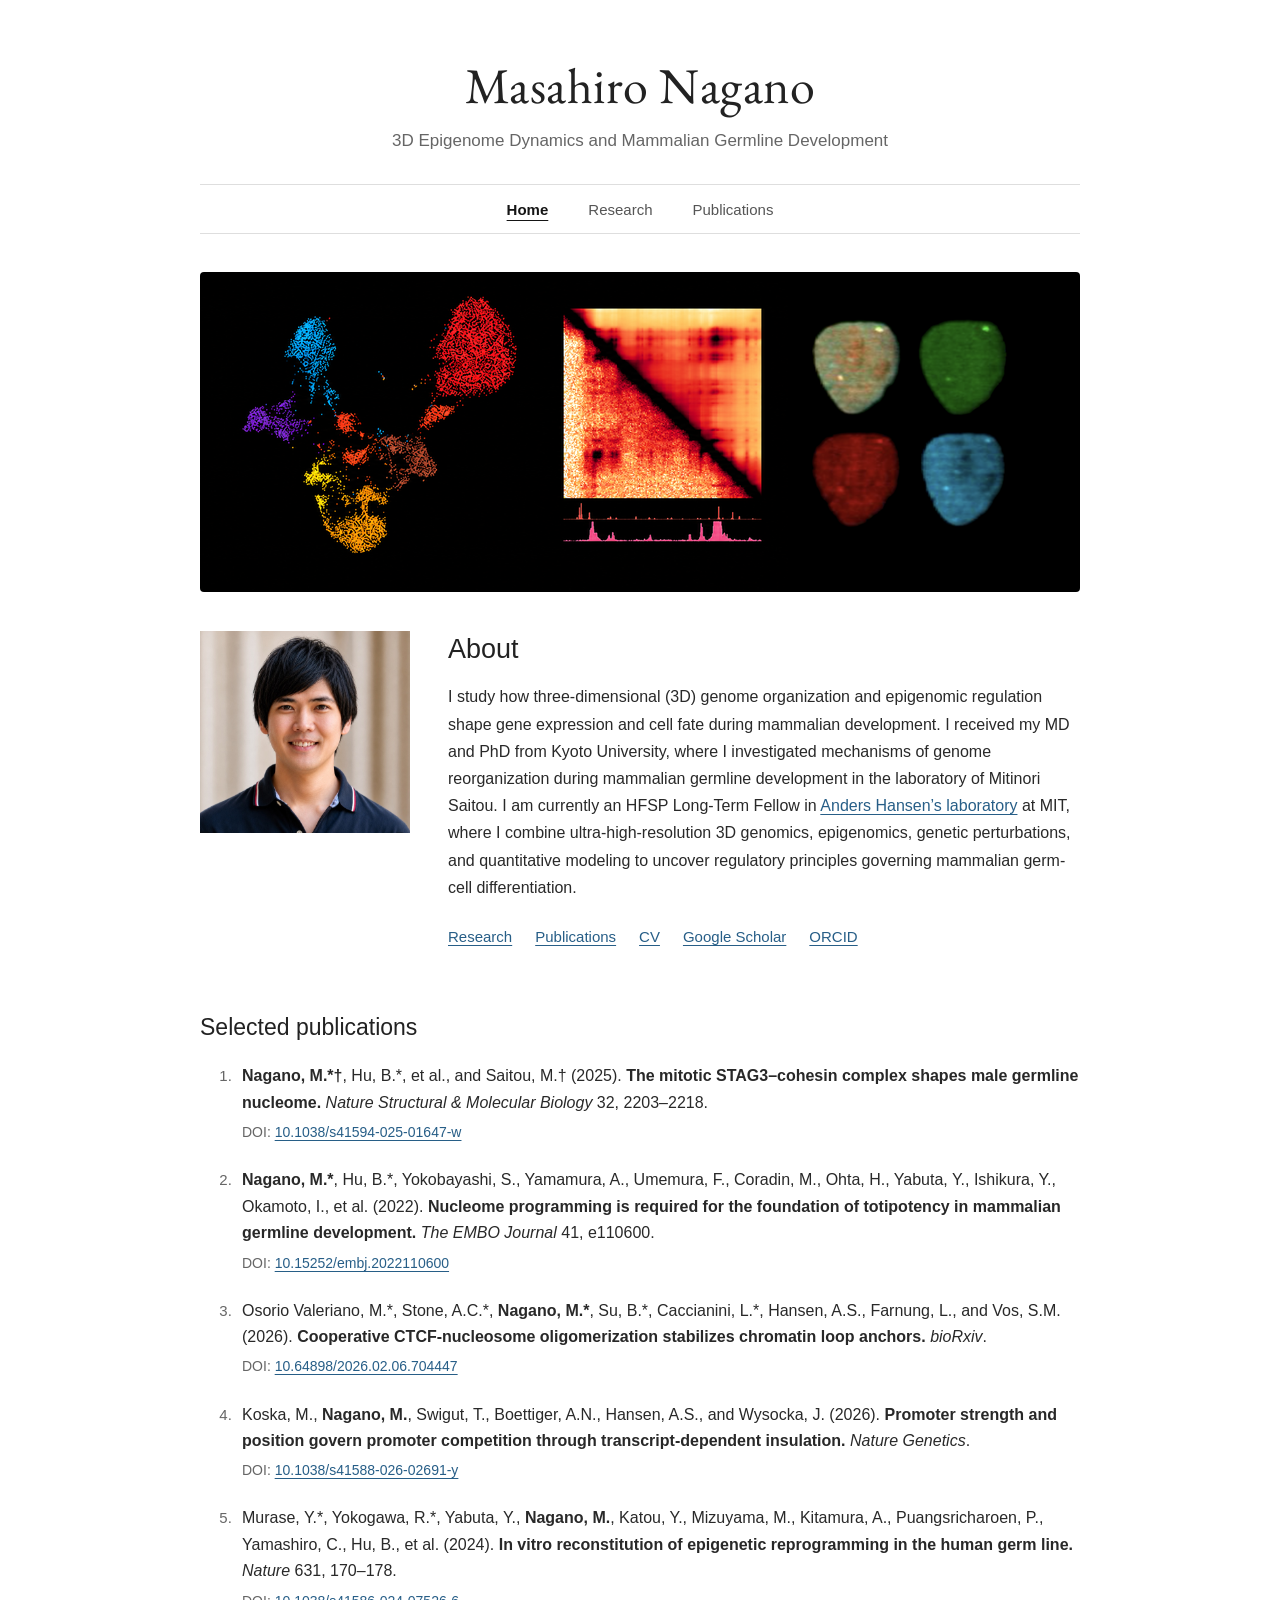
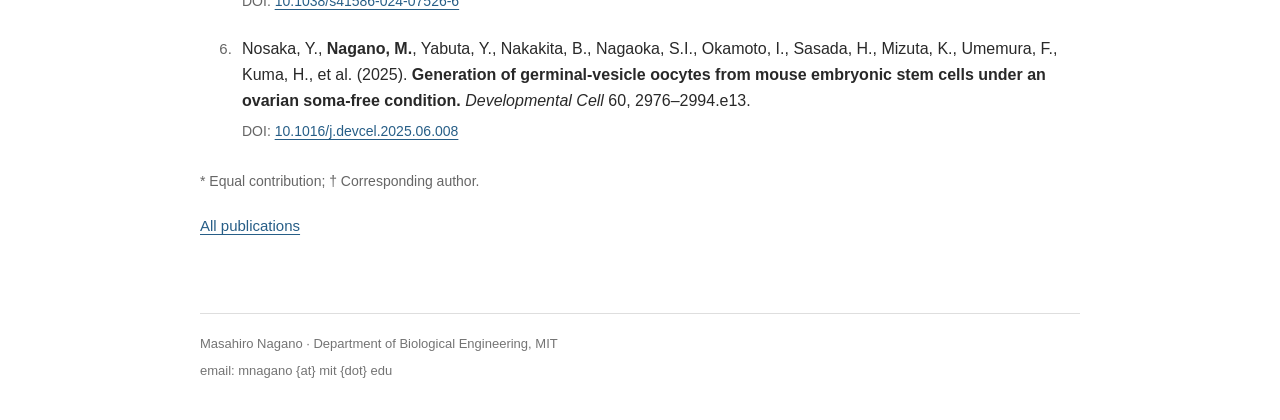
<file: index.html>
<!DOCTYPE html><html lang="en"><head><meta charset="utf-8"><meta name="viewport" content="width=device-width, initial-scale=1"><meta name="color-scheme" content="light"><meta name="theme-color" content="#ffffff"><meta name="description" content="Masahiro Nagano, MD, PhD, is an HFSP Long-Term Fellow at MIT studying how 3D genome organization and epigenomic regulation shape cell fate in mammals."><link rel="icon" href="/favicon.svg" type="image/svg+xml"><link rel="canonical" href="https://masahiro-nagano.github.io/"><meta property="og:site_name" content="Masahiro Nagano"><meta property="og:title" content="Masahiro Nagano | 3D Epigenome &amp; Germline Development | MIT"><meta property="og:description" content="Masahiro Nagano, MD, PhD, is an HFSP Long-Term Fellow at MIT studying how 3D genome organization and epigenomic regulation shape cell fate in mammals."><meta property="og:type" content="profile"><meta property="og:url" content="https://masahiro-nagano.github.io/"><meta property="og:image" content="https://masahiro-nagano.github.io/images/profile/portrait.jpg"><meta property="og:image:width" content="640"><meta property="og:image:height" content="617"><meta property="og:image:alt" content="Portrait of Masahiro Nagano"><meta name="twitter:card" content="summary"><title>Masahiro Nagano | 3D Epigenome &amp; Germline Development | MIT</title><script type="application/ld+json">{"@context":"https://schema.org","@type":"ProfilePage","@id":"https://masahiro-nagano.github.io/#profilepage","url":"https://masahiro-nagano.github.io/","name":"Masahiro Nagano | 3D Epigenome & Germline Development | MIT","mainEntity":{"@type":"Person","@id":"https://masahiro-nagano.github.io/#person","name":"Masahiro Nagano","honorificSuffix":"MD, PhD","jobTitle":"HFSP Long-Term Fellow","description":"Masahiro Nagano, MD, PhD, is an HFSP Long-Term Fellow at MIT studying how 3D genome organization and epigenomic regulation shape cell fate in mammals.","url":"https://masahiro-nagano.github.io/","image":"https://masahiro-nagano.github.io/images/profile/portrait.jpg","affiliation":{"@type":"CollegeOrUniversity","name":"Massachusetts Institute of Technology"},"alumniOf":{"@type":"CollegeOrUniversity","name":"Kyoto University"},"knowsAbout":["3D genome organization","Epigenomic regulation","Mammalian germline development","Gene regulation"],"sameAs":["https://orcid.org/0000-0003-1228-4015","https://scholar.google.com/citations?user=RbRtvUMAAAAJ"]}}</script><link rel="stylesheet" href="/_astro/publications.3CpLeKH3.css"></head><body><a class="skip-link" href="#main">Skip to content</a><div class="site-container"><header class="site-header"><h1 class="site-title"><a href="/">Masahiro Nagano</a></h1><p class="site-subtitle">3D Epigenome Dynamics and Mammalian Germline Development</p><nav class="site-navigation" aria-label="Primary navigation"><a href="/" aria-current="page">Home</a><a href="/research/">Research</a><a href="/publications/">Publications</a></nav></header><main class="site-main" id="main"><figure class="home-hero"><img src="/images/home/research-hero-1760.webp" srcset="/images/home/research-hero-880.webp 880w, /images/home/research-hero-1320.webp 1320w, /images/home/research-hero-1760.webp 1760w" sizes="(max-width: 360px) calc(100vw - 36px), (max-width: 600px) calc(100vw - 44px), (max-width: 940px) calc(100vw - 60px), 880px" width="1760" height="640" alt="Research images: a single-cell cluster plot, a chromatin contact map with genomic signal tracks, and fluorescence images of nuclei" fetchpriority="high" decoding="async"></figure><section class="page-section about-intro" aria-labelledby="about-title"><figure class="site-figure profile-photo"><img src="/images/profile/portrait.jpg" alt="Portrait of Masahiro Nagano" loading="eager" decoding="async"></figure><div class="about-text"><h2 id="about-title" class="about-title">About</h2><p>I study how three-dimensional (3D) genome organization and epigenomic regulation shape gene expression and cell fate during mammalian development. I received my MD and PhD from Kyoto University, where I investigated mechanisms of genome reorganization during mammalian germline development in the laboratory of Mitinori Saitou. I am currently an HFSP Long-Term Fellow in <a href="https://www.ashansenlab.com/" target="_blank" rel="noopener noreferrer">Anders Hansen’s laboratory</a> at MIT, where I combine ultra-high-resolution 3D genomics, epigenomics, genetic perturbations, and quantitative modeling to uncover regulatory principles governing mammalian germ-cell differentiation.</p><p class="profile-links"><a href="/research/">Research</a><a href="/publications/">Publications</a><a href="https://drive.google.com/file/d/1FTwBmRg3yRI5gbx2hY4kV_fhlmkm4Qey/view?usp=sharing" target="_blank" rel="noopener noreferrer">CV</a><a href="https://scholar.google.com/citations?user=RbRtvUMAAAAJ" target="_blank" rel="noopener noreferrer">Google Scholar</a><a href="https://orcid.org/0000-0003-1228-4015" target="_blank" rel="noopener noreferrer">ORCID</a></p></div></section><section class="page-section" aria-labelledby="publications-title"><h2 id="publications-title">Selected publications</h2><ol class="publication-list"><li class="publication-entry"><p class="citation"><span class="publication-authors"><strong>Nagano, M.*†</strong>, Hu, B.*, et al., and Saitou, M.†</span><span> (2025). </span><a class="publication-title" href="https://doi.org/10.1038/s41594-025-01647-w" target="_blank" rel="noopener noreferrer">The mitotic STAG3–cohesin complex shapes male germline nucleome.</a><span> </span><span class="publication-venue">Nature Structural &amp; Molecular Biology</span><span> 32, 2203–2218</span>.</p><p class="publication-details">DOI: <a class="publication-link" href="https://doi.org/10.1038/s41594-025-01647-w" target="_blank" rel="noopener noreferrer">10.1038/s41594-025-01647-w</a></p></li><li class="publication-entry"><p class="citation"><span class="publication-authors"><strong>Nagano, M.*</strong>, Hu, B.*, Yokobayashi, S., Yamamura, A., Umemura, F., Coradin, M., Ohta, H., Yabuta, Y., Ishikura, Y., Okamoto, I., et al.</span><span> (2022). </span><a class="publication-title" href="https://doi.org/10.15252/embj.2022110600" target="_blank" rel="noopener noreferrer">Nucleome programming is required for the foundation of totipotency in mammalian germline development.</a><span> </span><span class="publication-venue">The EMBO Journal</span><span> 41, e110600</span>.</p><p class="publication-details">DOI: <a class="publication-link" href="https://doi.org/10.15252/embj.2022110600" target="_blank" rel="noopener noreferrer">10.15252/embj.2022110600</a></p></li><li class="publication-entry"><p class="citation"><span class="publication-authors">Osorio Valeriano, M.*, Stone, A.C.*, <strong>Nagano, M.*</strong>, Su, B.*, Caccianini, L.*, Hansen, A.S., Farnung, L., and Vos, S.M.</span><span> (2026). </span><a class="publication-title" href="https://doi.org/10.64898/2026.02.06.704447" target="_blank" rel="noopener noreferrer">Cooperative CTCF-nucleosome oligomerization stabilizes chromatin loop anchors.</a><span> </span><span class="publication-venue">bioRxiv</span>.</p><p class="publication-details">DOI: <a class="publication-link" href="https://doi.org/10.64898/2026.02.06.704447" target="_blank" rel="noopener noreferrer">10.64898/2026.02.06.704447</a></p></li><li class="publication-entry"><p class="citation"><span class="publication-authors">Koska, M., <strong>Nagano, M.</strong>, Swigut, T., Boettiger, A.N., Hansen, A.S., and Wysocka, J.</span><span> (2026). </span><a class="publication-title" href="https://doi.org/10.1038/s41588-026-02691-y" target="_blank" rel="noopener noreferrer">Promoter strength and position govern promoter competition through transcript-dependent insulation.</a><span> </span><span class="publication-venue">Nature Genetics</span>.</p><p class="publication-details">DOI: <a class="publication-link" href="https://doi.org/10.1038/s41588-026-02691-y" target="_blank" rel="noopener noreferrer">10.1038/s41588-026-02691-y</a></p></li><li class="publication-entry"><p class="citation"><span class="publication-authors">Murase, Y.*, Yokogawa, R.*, Yabuta, Y., <strong>Nagano, M.</strong>, Katou, Y., Mizuyama, M., Kitamura, A., Puangsricharoen, P., Yamashiro, C., Hu, B., et al.</span><span> (2024). </span><a class="publication-title" href="https://doi.org/10.1038/s41586-024-07526-6" target="_blank" rel="noopener noreferrer">In vitro reconstitution of epigenetic reprogramming in the human germ line.</a><span> </span><span class="publication-venue">Nature</span><span> 631, 170–178</span>.</p><p class="publication-details">DOI: <a class="publication-link" href="https://doi.org/10.1038/s41586-024-07526-6" target="_blank" rel="noopener noreferrer">10.1038/s41586-024-07526-6</a></p></li><li class="publication-entry"><p class="citation"><span class="publication-authors">Nosaka, Y., <strong>Nagano, M.</strong>, Yabuta, Y., Nakakita, B., Nagaoka, S.I., Okamoto, I., Sasada, H., Mizuta, K., Umemura, F., Kuma, H., et al.</span><span> (2025). </span><a class="publication-title" href="https://doi.org/10.1016/j.devcel.2025.06.008" target="_blank" rel="noopener noreferrer">Generation of germinal-vesicle oocytes from mouse embryonic stem cells under an ovarian soma-free condition.</a><span> </span><span class="publication-venue">Developmental Cell</span><span> 60, 2976–2994.e13</span>.</p><p class="publication-details">DOI: <a class="publication-link" href="https://doi.org/10.1016/j.devcel.2025.06.008" target="_blank" rel="noopener noreferrer">10.1016/j.devcel.2025.06.008</a></p></li></ol><p class="publication-note">* Equal contribution; † Corresponding author.</p><p class="section-link"><a href="/publications/">All publications</a></p></section></main><footer class="site-footer"><p>Masahiro Nagano · Department of Biological Engineering, MIT</p><p>email: mnagano {at} mit {dot} edu</p></footer></div></body></html>
</file>
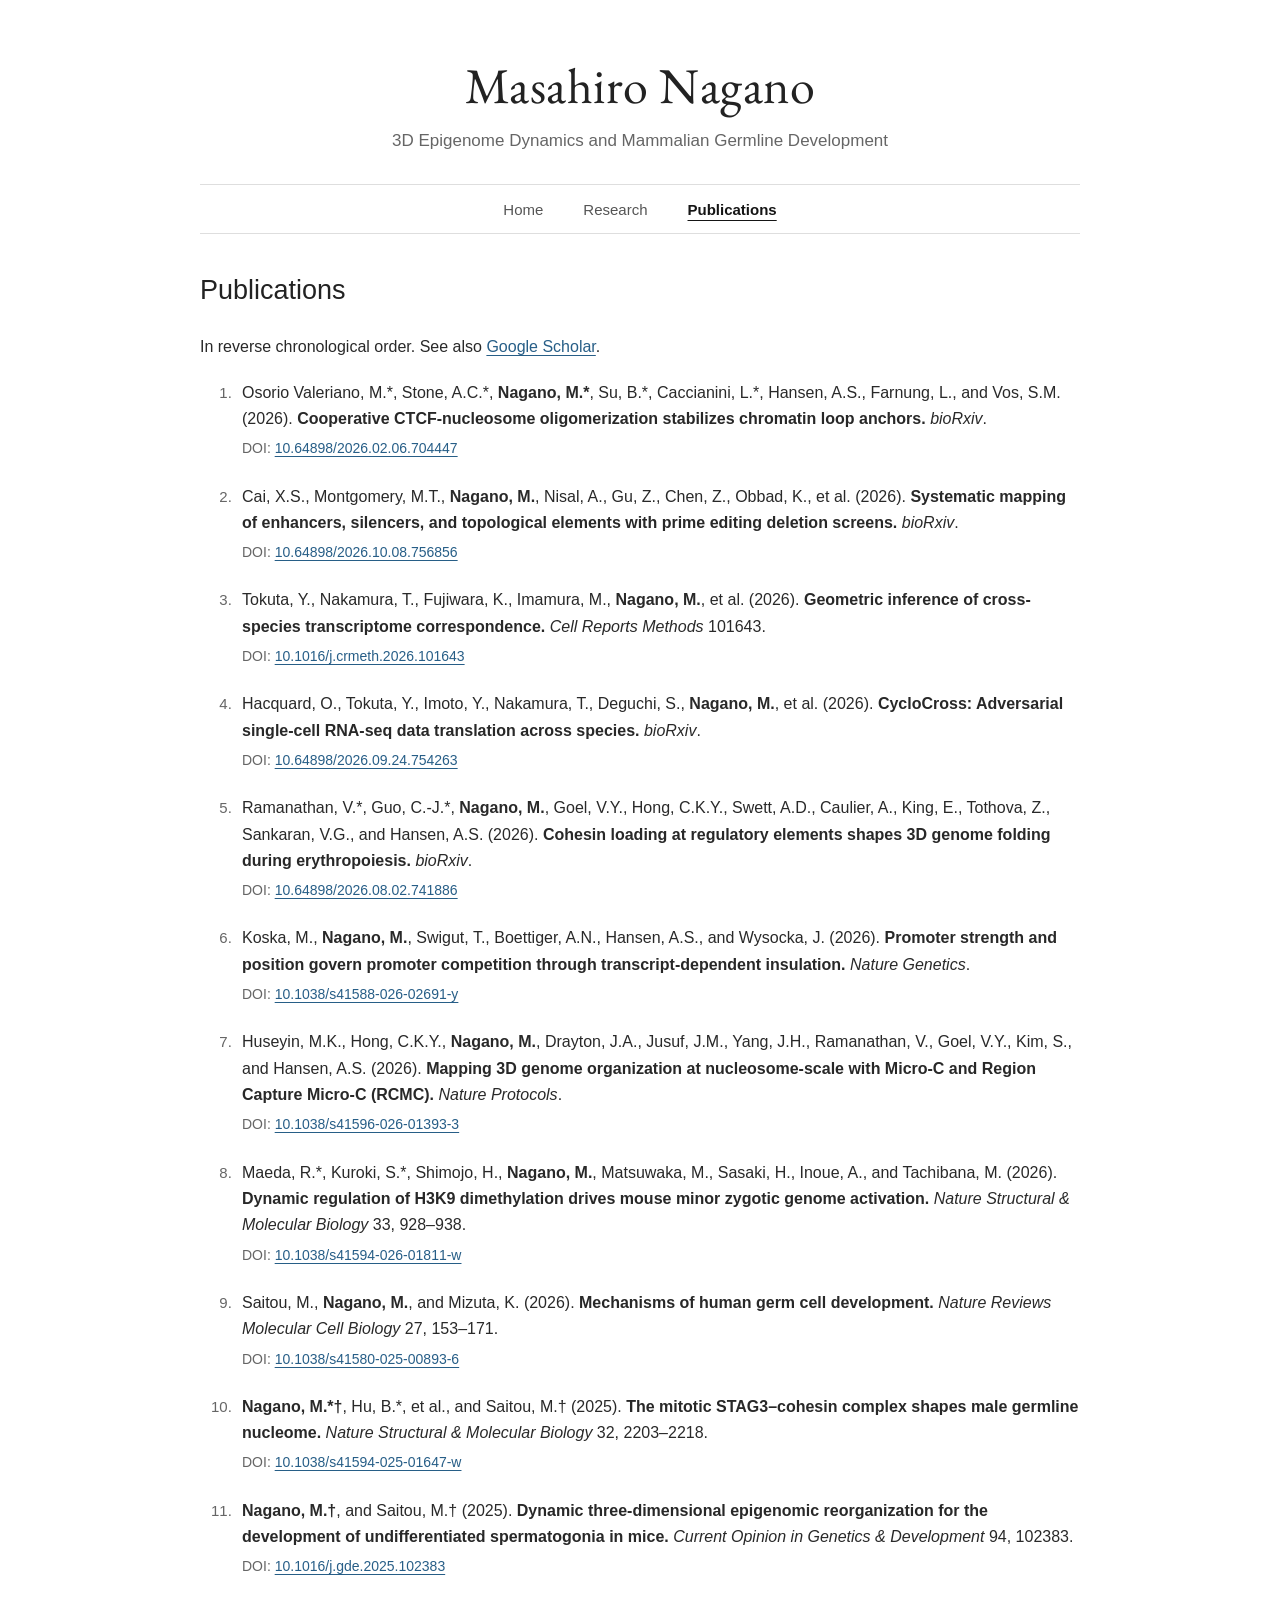
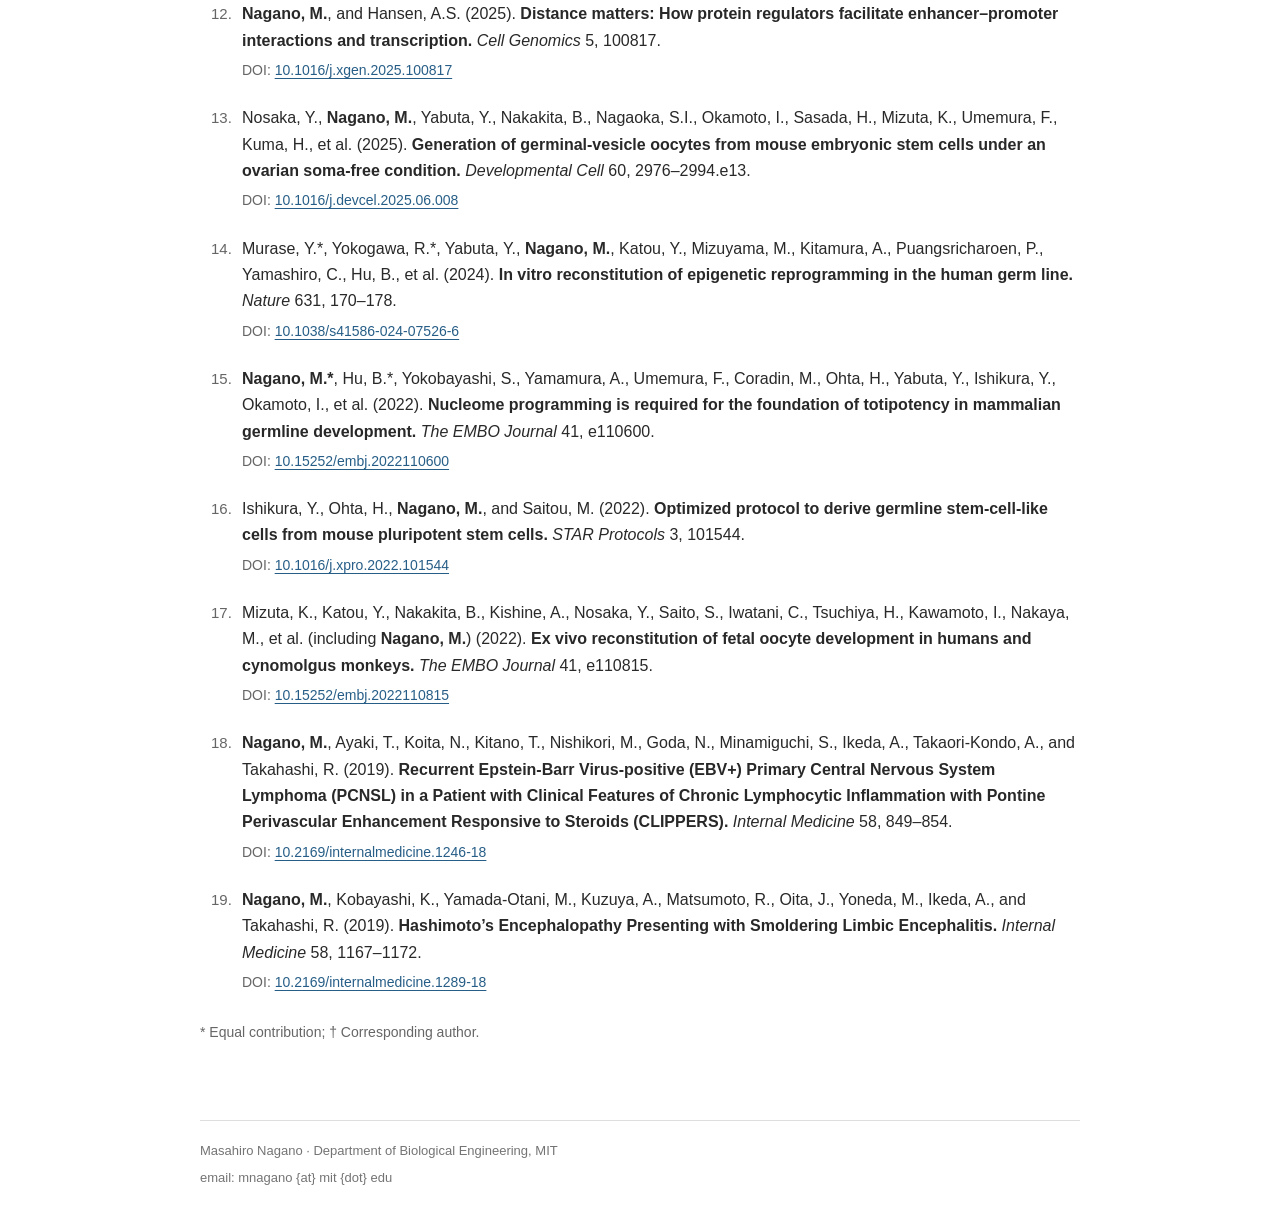
<file: publications/index.html>
<!DOCTYPE html><html lang="en"><head><meta charset="utf-8"><meta name="viewport" content="width=device-width, initial-scale=1"><meta name="color-scheme" content="light"><meta name="theme-color" content="#ffffff"><meta name="description" content="Publications and preprints by Masahiro Nagano (MIT; Kyoto University) on 3D genome organization, germline development, and gene regulation."><link rel="icon" href="/favicon.svg" type="image/svg+xml"><link rel="canonical" href="https://masahiro-nagano.github.io/publications/"><meta property="og:site_name" content="Masahiro Nagano"><meta property="og:title" content="Publications | Masahiro Nagano"><meta property="og:description" content="Publications and preprints by Masahiro Nagano (MIT; Kyoto University) on 3D genome organization, germline development, and gene regulation."><meta property="og:type" content="website"><meta property="og:url" content="https://masahiro-nagano.github.io/publications/"><meta property="og:image" content="https://masahiro-nagano.github.io/images/profile/portrait.jpg"><meta property="og:image:width" content="640"><meta property="og:image:height" content="617"><meta property="og:image:alt" content="Portrait of Masahiro Nagano"><meta name="twitter:card" content="summary"><title>Publications | Masahiro Nagano</title><link rel="stylesheet" href="/_astro/publications.3CpLeKH3.css"></head><body><a class="skip-link" href="#main">Skip to content</a><div class="site-container"><header class="site-header"><p class="site-title"><a href="/">Masahiro Nagano</a></p><p class="site-subtitle">3D Epigenome Dynamics and Mammalian Germline Development</p><nav class="site-navigation" aria-label="Primary navigation"><a href="/">Home</a><a href="/research/">Research</a><a href="/publications/" aria-current="page">Publications</a></nav></header><main class="site-main" id="main"><h1>Publications</h1><p class="intro-copy">In reverse chronological order. See also <a href="https://scholar.google.com/citations?user=RbRtvUMAAAAJ" target="_blank" rel="noopener noreferrer">Google Scholar</a>.</p><ol class="publication-list"><li class="publication-entry"><p class="citation"><span class="publication-authors">Osorio Valeriano, M.*, Stone, A.C.*, <strong>Nagano, M.*</strong>, Su, B.*, Caccianini, L.*, Hansen, A.S., Farnung, L., and Vos, S.M.</span><span> (2026). </span><a class="publication-title" href="https://doi.org/10.64898/2026.02.06.704447" target="_blank" rel="noopener noreferrer">Cooperative CTCF-nucleosome oligomerization stabilizes chromatin loop anchors.</a><span> </span><span class="publication-venue">bioRxiv</span>.</p><p class="publication-details">DOI: <a class="publication-link" href="https://doi.org/10.64898/2026.02.06.704447" target="_blank" rel="noopener noreferrer">10.64898/2026.02.06.704447</a></p></li><li class="publication-entry"><p class="citation"><span class="publication-authors">Cai, X.S., Montgomery, M.T., <strong>Nagano, M.</strong>, Nisal, A., Gu, Z., Chen, Z., Obbad, K., et al.</span><span> (2026). </span><a class="publication-title" href="https://doi.org/10.64898/2026.10.08.756856" target="_blank" rel="noopener noreferrer">Systematic mapping of enhancers, silencers, and topological elements with prime editing deletion screens.</a><span> </span><span class="publication-venue">bioRxiv</span>.</p><p class="publication-details">DOI: <a class="publication-link" href="https://doi.org/10.64898/2026.10.08.756856" target="_blank" rel="noopener noreferrer">10.64898/2026.10.08.756856</a></p></li><li class="publication-entry"><p class="citation"><span class="publication-authors">Tokuta, Y., Nakamura, T., Fujiwara, K., Imamura, M., <strong>Nagano, M.</strong>, et al.</span><span> (2026). </span><a class="publication-title" href="https://doi.org/10.1016/j.crmeth.2026.101643" target="_blank" rel="noopener noreferrer">Geometric inference of cross-species transcriptome correspondence.</a><span> </span><span class="publication-venue">Cell Reports Methods</span><span> 101643</span>.</p><p class="publication-details">DOI: <a class="publication-link" href="https://doi.org/10.1016/j.crmeth.2026.101643" target="_blank" rel="noopener noreferrer">10.1016/j.crmeth.2026.101643</a></p></li><li class="publication-entry"><p class="citation"><span class="publication-authors">Hacquard, O., Tokuta, Y., Imoto, Y., Nakamura, T., Deguchi, S., <strong>Nagano, M.</strong>, et al.</span><span> (2026). </span><a class="publication-title" href="https://doi.org/10.64898/2026.09.24.754263" target="_blank" rel="noopener noreferrer">CycloCross: Adversarial single-cell RNA-seq data translation across species.</a><span> </span><span class="publication-venue">bioRxiv</span>.</p><p class="publication-details">DOI: <a class="publication-link" href="https://doi.org/10.64898/2026.09.24.754263" target="_blank" rel="noopener noreferrer">10.64898/2026.09.24.754263</a></p></li><li class="publication-entry"><p class="citation"><span class="publication-authors">Ramanathan, V.*, Guo, C.-J.*, <strong>Nagano, M.</strong>, Goel, V.Y., Hong, C.K.Y., Swett, A.D., Caulier, A., King, E., Tothova, Z., Sankaran, V.G., and Hansen, A.S.</span><span> (2026). </span><a class="publication-title" href="https://doi.org/10.64898/2026.08.02.741886" target="_blank" rel="noopener noreferrer">Cohesin loading at regulatory elements shapes 3D genome folding during erythropoiesis.</a><span> </span><span class="publication-venue">bioRxiv</span>.</p><p class="publication-details">DOI: <a class="publication-link" href="https://doi.org/10.64898/2026.08.02.741886" target="_blank" rel="noopener noreferrer">10.64898/2026.08.02.741886</a></p></li><li class="publication-entry"><p class="citation"><span class="publication-authors">Koska, M., <strong>Nagano, M.</strong>, Swigut, T., Boettiger, A.N., Hansen, A.S., and Wysocka, J.</span><span> (2026). </span><a class="publication-title" href="https://doi.org/10.1038/s41588-026-02691-y" target="_blank" rel="noopener noreferrer">Promoter strength and position govern promoter competition through transcript-dependent insulation.</a><span> </span><span class="publication-venue">Nature Genetics</span>.</p><p class="publication-details">DOI: <a class="publication-link" href="https://doi.org/10.1038/s41588-026-02691-y" target="_blank" rel="noopener noreferrer">10.1038/s41588-026-02691-y</a></p></li><li class="publication-entry"><p class="citation"><span class="publication-authors">Huseyin, M.K., Hong, C.K.Y., <strong>Nagano, M.</strong>, Drayton, J.A., Jusuf, J.M., Yang, J.H., Ramanathan, V., Goel, V.Y., Kim, S., and Hansen, A.S.</span><span> (2026). </span><a class="publication-title" href="https://doi.org/10.1038/s41596-026-01393-3" target="_blank" rel="noopener noreferrer">Mapping 3D genome organization at nucleosome-scale with Micro-C and Region Capture Micro-C (RCMC).</a><span> </span><span class="publication-venue">Nature Protocols</span>.</p><p class="publication-details">DOI: <a class="publication-link" href="https://doi.org/10.1038/s41596-026-01393-3" target="_blank" rel="noopener noreferrer">10.1038/s41596-026-01393-3</a></p></li><li class="publication-entry"><p class="citation"><span class="publication-authors">Maeda, R.*, Kuroki, S.*, Shimojo, H., <strong>Nagano, M.</strong>, Matsuwaka, M., Sasaki, H., Inoue, A., and Tachibana, M.</span><span> (2026). </span><a class="publication-title" href="https://doi.org/10.1038/s41594-026-01811-w" target="_blank" rel="noopener noreferrer">Dynamic regulation of H3K9 dimethylation drives mouse minor zygotic genome activation.</a><span> </span><span class="publication-venue">Nature Structural &amp; Molecular Biology</span><span> 33, 928–938</span>.</p><p class="publication-details">DOI: <a class="publication-link" href="https://doi.org/10.1038/s41594-026-01811-w" target="_blank" rel="noopener noreferrer">10.1038/s41594-026-01811-w</a></p></li><li class="publication-entry"><p class="citation"><span class="publication-authors">Saitou, M., <strong>Nagano, M.</strong>, and Mizuta, K.</span><span> (2026). </span><a class="publication-title" href="https://doi.org/10.1038/s41580-025-00893-6" target="_blank" rel="noopener noreferrer">Mechanisms of human germ cell development.</a><span> </span><span class="publication-venue">Nature Reviews Molecular Cell Biology</span><span> 27, 153–171</span>.</p><p class="publication-details">DOI: <a class="publication-link" href="https://doi.org/10.1038/s41580-025-00893-6" target="_blank" rel="noopener noreferrer">10.1038/s41580-025-00893-6</a></p></li><li class="publication-entry"><p class="citation"><span class="publication-authors"><strong>Nagano, M.*†</strong>, Hu, B.*, et al., and Saitou, M.†</span><span> (2025). </span><a class="publication-title" href="https://doi.org/10.1038/s41594-025-01647-w" target="_blank" rel="noopener noreferrer">The mitotic STAG3–cohesin complex shapes male germline nucleome.</a><span> </span><span class="publication-venue">Nature Structural &amp; Molecular Biology</span><span> 32, 2203–2218</span>.</p><p class="publication-details">DOI: <a class="publication-link" href="https://doi.org/10.1038/s41594-025-01647-w" target="_blank" rel="noopener noreferrer">10.1038/s41594-025-01647-w</a></p></li><li class="publication-entry"><p class="citation"><span class="publication-authors"><strong>Nagano, M.†</strong>, and Saitou, M.†</span><span> (2025). </span><a class="publication-title" href="https://doi.org/10.1016/j.gde.2025.102383" target="_blank" rel="noopener noreferrer">Dynamic three-dimensional epigenomic reorganization for the development of undifferentiated spermatogonia in mice.</a><span> </span><span class="publication-venue">Current Opinion in Genetics &amp; Development</span><span> 94, 102383</span>.</p><p class="publication-details">DOI: <a class="publication-link" href="https://doi.org/10.1016/j.gde.2025.102383" target="_blank" rel="noopener noreferrer">10.1016/j.gde.2025.102383</a></p></li><li class="publication-entry"><p class="citation"><span class="publication-authors"><strong>Nagano, M.</strong>, and Hansen, A.S.</span><span> (2025). </span><a class="publication-title" href="https://doi.org/10.1016/j.xgen.2025.100817" target="_blank" rel="noopener noreferrer">Distance matters: How protein regulators facilitate enhancer–promoter interactions and transcription.</a><span> </span><span class="publication-venue">Cell Genomics</span><span> 5, 100817</span>.</p><p class="publication-details">DOI: <a class="publication-link" href="https://doi.org/10.1016/j.xgen.2025.100817" target="_blank" rel="noopener noreferrer">10.1016/j.xgen.2025.100817</a></p></li><li class="publication-entry"><p class="citation"><span class="publication-authors">Nosaka, Y., <strong>Nagano, M.</strong>, Yabuta, Y., Nakakita, B., Nagaoka, S.I., Okamoto, I., Sasada, H., Mizuta, K., Umemura, F., Kuma, H., et al.</span><span> (2025). </span><a class="publication-title" href="https://doi.org/10.1016/j.devcel.2025.06.008" target="_blank" rel="noopener noreferrer">Generation of germinal-vesicle oocytes from mouse embryonic stem cells under an ovarian soma-free condition.</a><span> </span><span class="publication-venue">Developmental Cell</span><span> 60, 2976–2994.e13</span>.</p><p class="publication-details">DOI: <a class="publication-link" href="https://doi.org/10.1016/j.devcel.2025.06.008" target="_blank" rel="noopener noreferrer">10.1016/j.devcel.2025.06.008</a></p></li><li class="publication-entry"><p class="citation"><span class="publication-authors">Murase, Y.*, Yokogawa, R.*, Yabuta, Y., <strong>Nagano, M.</strong>, Katou, Y., Mizuyama, M., Kitamura, A., Puangsricharoen, P., Yamashiro, C., Hu, B., et al.</span><span> (2024). </span><a class="publication-title" href="https://doi.org/10.1038/s41586-024-07526-6" target="_blank" rel="noopener noreferrer">In vitro reconstitution of epigenetic reprogramming in the human germ line.</a><span> </span><span class="publication-venue">Nature</span><span> 631, 170–178</span>.</p><p class="publication-details">DOI: <a class="publication-link" href="https://doi.org/10.1038/s41586-024-07526-6" target="_blank" rel="noopener noreferrer">10.1038/s41586-024-07526-6</a></p></li><li class="publication-entry"><p class="citation"><span class="publication-authors"><strong>Nagano, M.*</strong>, Hu, B.*, Yokobayashi, S., Yamamura, A., Umemura, F., Coradin, M., Ohta, H., Yabuta, Y., Ishikura, Y., Okamoto, I., et al.</span><span> (2022). </span><a class="publication-title" href="https://doi.org/10.15252/embj.2022110600" target="_blank" rel="noopener noreferrer">Nucleome programming is required for the foundation of totipotency in mammalian germline development.</a><span> </span><span class="publication-venue">The EMBO Journal</span><span> 41, e110600</span>.</p><p class="publication-details">DOI: <a class="publication-link" href="https://doi.org/10.15252/embj.2022110600" target="_blank" rel="noopener noreferrer">10.15252/embj.2022110600</a></p></li><li class="publication-entry"><p class="citation"><span class="publication-authors">Ishikura, Y., Ohta, H., <strong>Nagano, M.</strong>, and Saitou, M.</span><span> (2022). </span><a class="publication-title" href="https://doi.org/10.1016/j.xpro.2022.101544" target="_blank" rel="noopener noreferrer">Optimized protocol to derive germline stem-cell-like cells from mouse pluripotent stem cells.</a><span> </span><span class="publication-venue">STAR Protocols</span><span> 3, 101544</span>.</p><p class="publication-details">DOI: <a class="publication-link" href="https://doi.org/10.1016/j.xpro.2022.101544" target="_blank" rel="noopener noreferrer">10.1016/j.xpro.2022.101544</a></p></li><li class="publication-entry"><p class="citation"><span class="publication-authors">Mizuta, K., Katou, Y., Nakakita, B., Kishine, A., Nosaka, Y., Saito, S., Iwatani, C., Tsuchiya, H., Kawamoto, I., Nakaya, M., et al. (including <strong>Nagano, M.</strong>)</span><span> (2022). </span><a class="publication-title" href="https://doi.org/10.15252/embj.2022110815" target="_blank" rel="noopener noreferrer">Ex vivo reconstitution of fetal oocyte development in humans and cynomolgus monkeys.</a><span> </span><span class="publication-venue">The EMBO Journal</span><span> 41, e110815</span>.</p><p class="publication-details">DOI: <a class="publication-link" href="https://doi.org/10.15252/embj.2022110815" target="_blank" rel="noopener noreferrer">10.15252/embj.2022110815</a></p></li><li class="publication-entry"><p class="citation"><span class="publication-authors"><strong>Nagano, M.</strong>, Ayaki, T., Koita, N., Kitano, T., Nishikori, M., Goda, N., Minamiguchi, S., Ikeda, A., Takaori-Kondo, A., and Takahashi, R.</span><span> (2019). </span><a class="publication-title" href="https://doi.org/10.2169/internalmedicine.1246-18" target="_blank" rel="noopener noreferrer">Recurrent Epstein-Barr Virus-positive (EBV+) Primary Central Nervous System Lymphoma (PCNSL) in a Patient with Clinical Features of Chronic Lymphocytic Inflammation with Pontine Perivascular Enhancement Responsive to Steroids (CLIPPERS).</a><span> </span><span class="publication-venue">Internal Medicine</span><span> 58, 849–854</span>.</p><p class="publication-details">DOI: <a class="publication-link" href="https://doi.org/10.2169/internalmedicine.1246-18" target="_blank" rel="noopener noreferrer">10.2169/internalmedicine.1246-18</a></p></li><li class="publication-entry"><p class="citation"><span class="publication-authors"><strong>Nagano, M.</strong>, Kobayashi, K., Yamada-Otani, M., Kuzuya, A., Matsumoto, R., Oita, J., Yoneda, M., Ikeda, A., and Takahashi, R.</span><span> (2019). </span><a class="publication-title" href="https://doi.org/10.2169/internalmedicine.1289-18" target="_blank" rel="noopener noreferrer">Hashimoto’s Encephalopathy Presenting with Smoldering Limbic Encephalitis.</a><span> </span><span class="publication-venue">Internal Medicine</span><span> 58, 1167–1172</span>.</p><p class="publication-details">DOI: <a class="publication-link" href="https://doi.org/10.2169/internalmedicine.1289-18" target="_blank" rel="noopener noreferrer">10.2169/internalmedicine.1289-18</a></p></li></ol><p class="publication-note">* Equal contribution; † Corresponding author.</p></main><footer class="site-footer"><p>Masahiro Nagano · Department of Biological Engineering, MIT</p><p>email: mnagano {at} mit {dot} edu</p></footer></div></body></html>
</file>
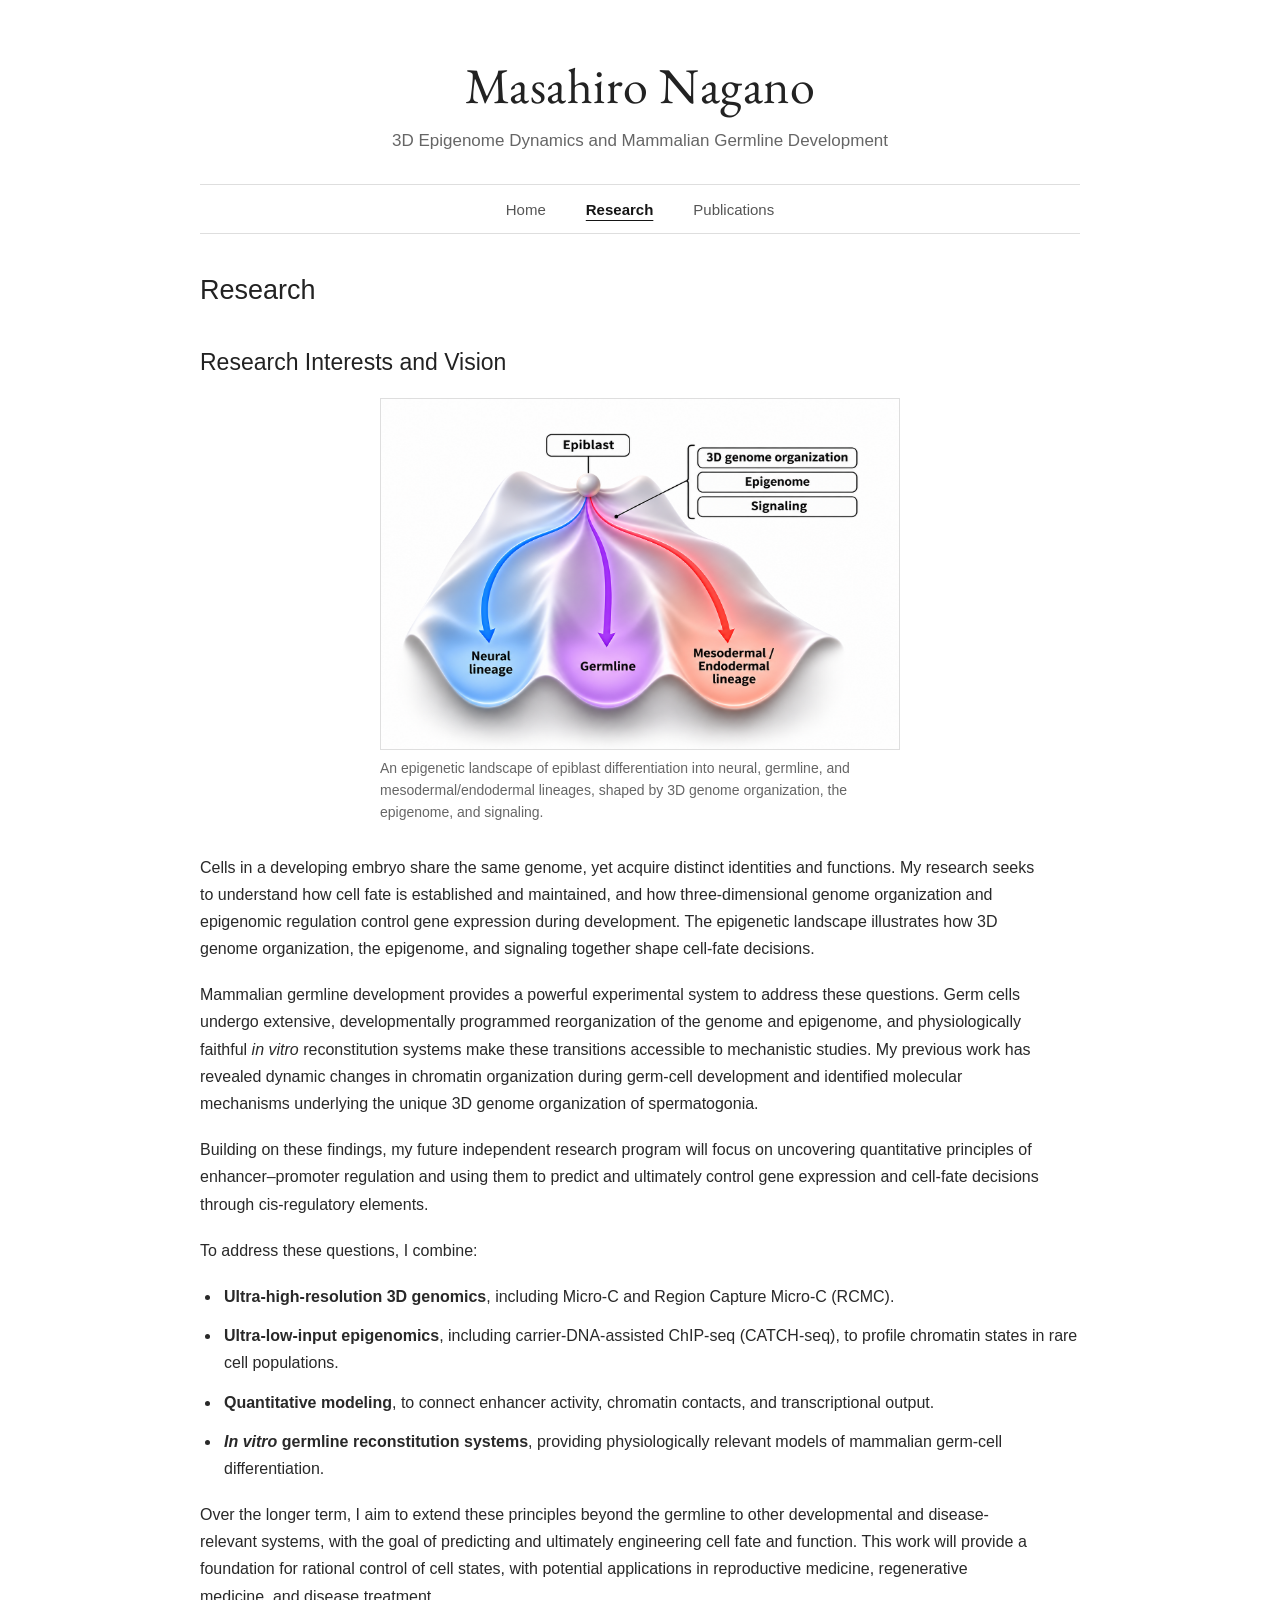
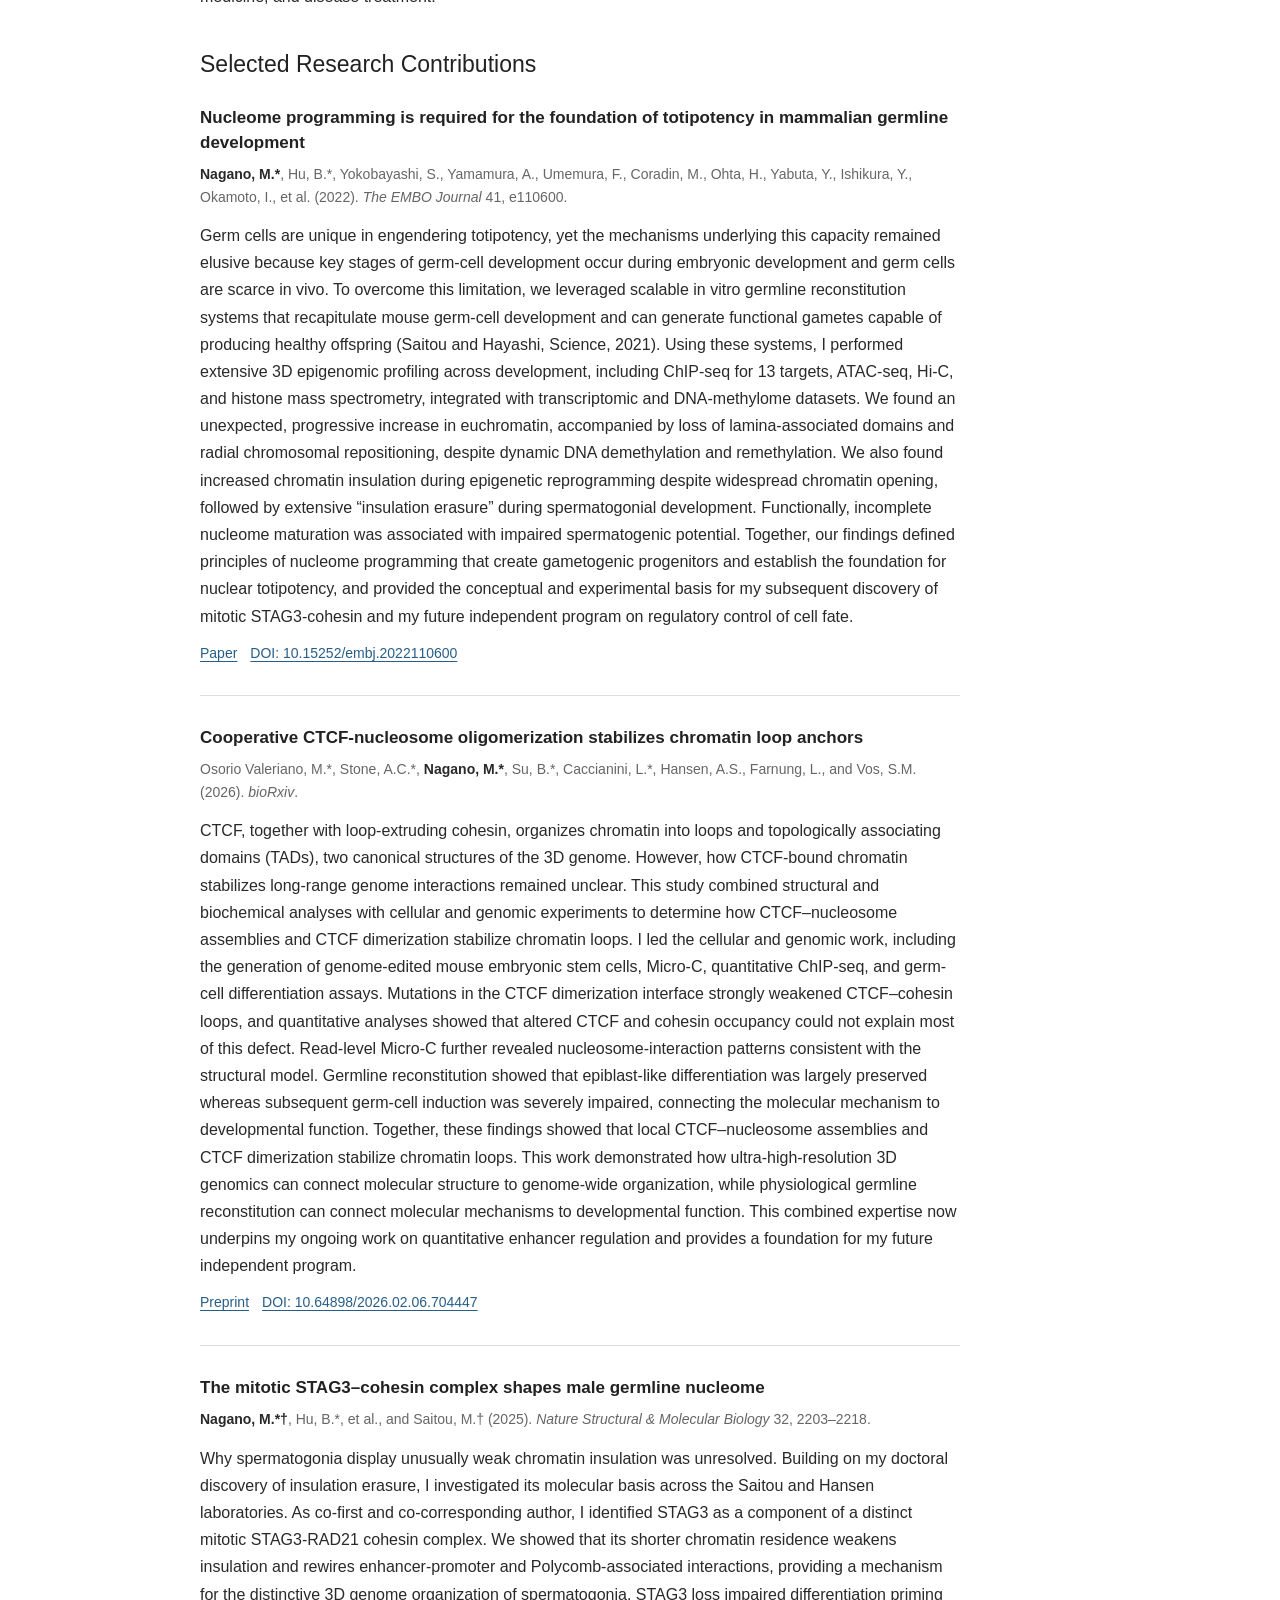
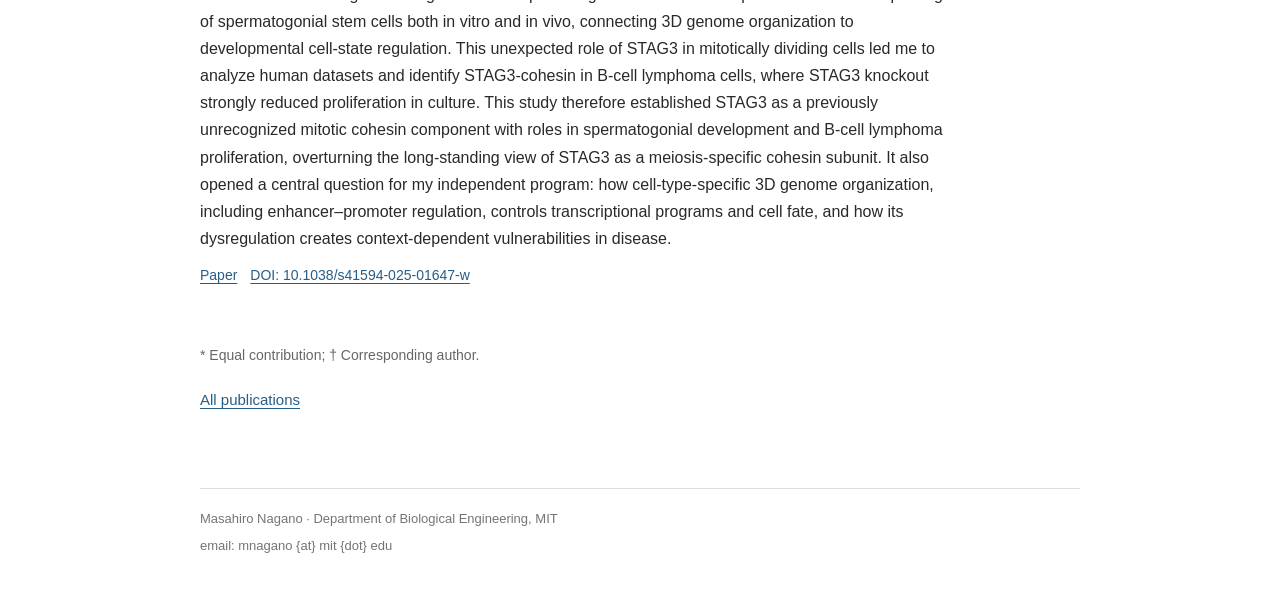
<file: research/index.html>
<!DOCTYPE html><html lang="en"><head><meta charset="utf-8"><meta name="viewport" content="width=device-width, initial-scale=1"><meta name="color-scheme" content="light"><meta name="theme-color" content="#ffffff"><meta name="description" content="Research by Masahiro Nagano on 3D genome organization, enhancer–promoter regulation, and epigenomic control of cell fate in mammalian germline development."><link rel="icon" href="/favicon.svg" type="image/svg+xml"><link rel="canonical" href="https://masahiro-nagano.github.io/research/"><meta property="og:site_name" content="Masahiro Nagano"><meta property="og:title" content="Research: 3D Genome Organization &amp; Cell Fate | Masahiro Nagano"><meta property="og:description" content="Research by Masahiro Nagano on 3D genome organization, enhancer–promoter regulation, and epigenomic control of cell fate in mammalian germline development."><meta property="og:type" content="website"><meta property="og:url" content="https://masahiro-nagano.github.io/research/"><meta property="og:image" content="https://masahiro-nagano.github.io/images/profile/portrait.jpg"><meta property="og:image:width" content="640"><meta property="og:image:height" content="617"><meta property="og:image:alt" content="Portrait of Masahiro Nagano"><meta name="twitter:card" content="summary"><title>Research: 3D Genome Organization &amp; Cell Fate | Masahiro Nagano</title><link rel="stylesheet" href="/_astro/publications.3CpLeKH3.css"></head><body><a class="skip-link" href="#main">Skip to content</a><div class="site-container"><header class="site-header"><p class="site-title"><a href="/">Masahiro Nagano</a></p><p class="site-subtitle">3D Epigenome Dynamics and Mammalian Germline Development</p><nav class="site-navigation" aria-label="Primary navigation"><a href="/">Home</a><a href="/research/" aria-current="page">Research</a><a href="/publications/">Publications</a></nav></header><main class="site-main" id="main"><h1>Research</h1><section class="page-section" aria-labelledby="vision-title"><h2 id="vision-title">Research Interests and Vision</h2><figure class="site-figure vision-figure"><img src="/images/research-vision/embryonic-landscape.png" alt="Epigenetic landscape in which the epiblast differentiates into neural, germline, and mesodermal/endodermal lineages; the landscape is shaped by 3D genome organization, the epigenome, and signaling" loading="lazy" decoding="async"><figcaption>An epigenetic landscape of epiblast differentiation into neural, germline, and mesodermal/endodermal lineages, shaped by 3D genome organization, the epigenome, and signaling.</figcaption></figure><div class="intro-copy"><p>Cells in a developing embryo share the same genome, yet acquire distinct identities and functions. My research seeks to understand how cell fate is established and maintained, and how three-dimensional genome organization and epigenomic regulation control gene expression during development. The epigenetic landscape illustrates how 3D genome organization, the epigenome, and signaling together shape cell-fate decisions.</p><p>Mammalian germline development provides a powerful experimental system to address these questions. Germ cells undergo extensive, developmentally programmed reorganization of the genome and epigenome, and physiologically faithful <em>in vitro</em> reconstitution systems make these transitions accessible to mechanistic studies. My previous work has revealed dynamic changes in chromatin organization during germ-cell development and identified molecular mechanisms underlying the unique 3D genome organization of spermatogonia.</p><p>Building on these findings, my future independent research program will focus on uncovering quantitative principles of enhancer–promoter regulation and using them to predict and ultimately control gene expression and cell-fate decisions through cis-regulatory elements.</p><p>To address these questions, I combine:</p></div><ul class="method-list"><li><strong>Ultra-high-resolution 3D genomics</strong>, including Micro-C and Region Capture Micro-C (RCMC).</li><li><strong>Ultra-low-input epigenomics</strong>, including carrier-DNA-assisted ChIP-seq (CATCH-seq), to profile chromatin states in rare cell populations.</li><li><strong>Quantitative modeling</strong>, to connect enhancer activity, chromatin contacts, and transcriptional output.</li><li><strong><em>In vitro</em> germline reconstitution systems</strong>, providing physiologically relevant models of mammalian germ-cell differentiation.</li></ul><div class="intro-copy vision-closing"><p>Over the longer term, I aim to extend these principles beyond the germline to other developmental and disease-relevant systems, with the goal of predicting and ultimately engineering cell fate and function. This work will provide a foundation for rational control of cell states, with potential applications in reproductive medicine, regenerative medicine, and disease treatment.</p></div></section><section class="page-section" aria-labelledby="contributions-title"><h2 id="contributions-title">Selected Research Contributions</h2><ol class="contribution-list"><li class="contribution" id="embj-2022"><div class="contribution-text"><h3>Nucleome programming is required for the foundation of totipotency in mammalian germline development</h3><p class="contribution-citation"><strong>Nagano, M.*</strong>, Hu, B.*, Yokobayashi, S., Yamamura, A., Umemura, F., Coradin, M., Ohta, H., Yabuta, Y., Ishikura, Y., Okamoto, I., et al. (2022). <span class="publication-venue">The EMBO Journal</span><span> 41, e110600</span>.</p><p class="contribution-summary">Germ cells are unique in engendering totipotency, yet the mechanisms underlying this capacity remained elusive because key stages of germ-cell development occur during embryonic development and germ cells are scarce in vivo. To overcome this limitation, we leveraged scalable in vitro germline reconstitution systems that recapitulate mouse germ-cell development and can generate functional gametes capable of producing healthy offspring (Saitou and Hayashi, Science, 2021). Using these systems, I performed extensive 3D epigenomic profiling across development, including ChIP-seq for 13 targets, ATAC-seq, Hi-C, and histone mass spectrometry, integrated with transcriptomic and DNA-methylome datasets. We found an unexpected, progressive increase in euchromatin, accompanied by loss of lamina-associated domains and radial chromosomal repositioning, despite dynamic DNA demethylation and remethylation. We also found increased chromatin insulation during epigenetic reprogramming despite widespread chromatin opening, followed by extensive “insulation erasure” during spermatogonial development. Functionally, incomplete nucleome maturation was associated with impaired spermatogenic potential. Together, our findings defined principles of nucleome programming that create gametogenic progenitors and establish the foundation for nuclear totipotency, and provided the conceptual and experimental basis for my subsequent discovery of mitotic STAG3-cohesin and my future independent program on regulatory control of cell fate.</p><p class="publication-details"><a class="publication-link" href="https://doi.org/10.15252/embj.2022110600" target="_blank" rel="noopener noreferrer">Paper</a><a class="publication-link" href="https://doi.org/10.15252/embj.2022110600" target="_blank" rel="noopener noreferrer">DOI: 10.15252/embj.2022110600</a></p></div></li><li class="contribution" id="ctcf-2026"><div class="contribution-text"><h3>Cooperative CTCF-nucleosome oligomerization stabilizes chromatin loop anchors</h3><p class="contribution-citation">Osorio Valeriano, M.*, Stone, A.C.*, <strong>Nagano, M.*</strong>, Su, B.*, Caccianini, L.*, Hansen, A.S., Farnung, L., and Vos, S.M. (2026). <span class="publication-venue">bioRxiv</span>.</p><p class="contribution-summary">CTCF, together with loop-extruding cohesin, organizes chromatin into loops and topologically associating domains (TADs), two canonical structures of the 3D genome. However, how CTCF-bound chromatin stabilizes long-range genome interactions remained unclear. This study combined structural and biochemical analyses with cellular and genomic experiments to determine how CTCF–nucleosome assemblies and CTCF dimerization stabilize chromatin loops. I led the cellular and genomic work, including the generation of genome-edited mouse embryonic stem cells, Micro-C, quantitative ChIP-seq, and germ-cell differentiation assays. Mutations in the CTCF dimerization interface strongly weakened CTCF–cohesin loops, and quantitative analyses showed that altered CTCF and cohesin occupancy could not explain most of this defect. Read-level Micro-C further revealed nucleosome-interaction patterns consistent with the structural model. Germline reconstitution showed that epiblast-like differentiation was largely preserved whereas subsequent germ-cell induction was severely impaired, connecting the molecular mechanism to developmental function. Together, these findings showed that local CTCF–nucleosome assemblies and CTCF dimerization stabilize chromatin loops. This work demonstrated how ultra-high-resolution 3D genomics can connect molecular structure to genome-wide organization, while physiological germline reconstitution can connect molecular mechanisms to developmental function. This combined expertise now underpins my ongoing work on quantitative enhancer regulation and provides a foundation for my future independent program.</p><p class="publication-details"><a class="publication-link" href="https://doi.org/10.64898/2026.02.06.704447" target="_blank" rel="noopener noreferrer">Preprint</a><a class="publication-link" href="https://doi.org/10.64898/2026.02.06.704447" target="_blank" rel="noopener noreferrer">DOI: 10.64898/2026.02.06.704447</a></p></div></li><li class="contribution" id="stag3-2025"><div class="contribution-text"><h3>The mitotic STAG3–cohesin complex shapes male germline nucleome</h3><p class="contribution-citation"><strong>Nagano, M.*†</strong>, Hu, B.*, et al., and Saitou, M.† (2025). <span class="publication-venue">Nature Structural &amp; Molecular Biology</span><span> 32, 2203–2218</span>.</p><p class="contribution-summary">Why spermatogonia display unusually weak chromatin insulation was unresolved. Building on my doctoral discovery of insulation erasure, I investigated its molecular basis across the Saitou and Hansen laboratories. As co-first and co-corresponding author, I identified STAG3 as a component of a distinct mitotic STAG3-RAD21 cohesin complex. We showed that its shorter chromatin residence weakens insulation and rewires enhancer-promoter and Polycomb-associated interactions, providing a mechanism for the distinctive 3D genome organization of spermatogonia. STAG3 loss impaired differentiation priming of spermatogonial stem cells both in vitro and in vivo, connecting 3D genome organization to developmental cell-state regulation. This unexpected role of STAG3 in mitotically dividing cells led me to analyze human datasets and identify STAG3-cohesin in B-cell lymphoma cells, where STAG3 knockout strongly reduced proliferation in culture. This study therefore established STAG3 as a previously unrecognized mitotic cohesin component with roles in spermatogonial development and B-cell lymphoma proliferation, overturning the long-standing view of STAG3 as a meiosis-specific cohesin subunit. It also opened a central question for my independent program: how cell-type-specific 3D genome organization, including enhancer–promoter regulation, controls transcriptional programs and cell fate, and how its dysregulation creates context-dependent vulnerabilities in disease.</p><p class="publication-details"><a class="publication-link" href="https://doi.org/10.1038/s41594-025-01647-w" target="_blank" rel="noopener noreferrer">Paper</a><a class="publication-link" href="https://doi.org/10.1038/s41594-025-01647-w" target="_blank" rel="noopener noreferrer">DOI: 10.1038/s41594-025-01647-w</a></p></div></li></ol><p class="publication-note">* Equal contribution; † Corresponding author.</p><p class="section-link"><a href="/publications/">All publications</a></p></section></main><footer class="site-footer"><p>Masahiro Nagano · Department of Biological Engineering, MIT</p><p>email: mnagano {at} mit {dot} edu</p></footer></div></body></html>
</file>
<file: _astro/publications.3CpLeKH3.css>
@font-face{font-family:EB Garamond;font-style:normal;font-display:swap;font-weight:400;src:url(/_astro/eb-garamond-latin-400-normal.BCNrxLz_.woff2)format("woff2"),url(/_astro/eb-garamond-latin-400-normal.maQnHeKB.woff)format("woff")}:root{color-scheme:light;--text:#292929;--muted:#666;--link:#275e87;--rule:#dedede;--font:Arial, Helvetica, sans-serif;--title-font:"EB Garamond", Garamond, "Times New Roman", serif;--title-weight:400;--title-tracking:.01em;--page-width:940px}*{box-sizing:border-box}html{scroll-padding-top:24px}body{color:var(--text);font:16px/1.7 var(--font);background:#fff;margin:0}img{max-width:100%;height:auto;display:block}a{color:var(--link);text-underline-offset:3px;text-decoration-thickness:1px}a:hover{color:#173d5b}a:focus-visible{outline:2px solid var(--link);outline-offset:5px}::selection{color:#1b2730;background:#dce8f1}p{margin:0 0 19px}strong{font-weight:700}h1,h2,h3{color:#222;line-height:1.35;font-family:var(--font);letter-spacing:normal;font-style:normal}h1{margin:0 0 25px;font-size:27px;font-weight:400}h2{margin:0 0 20px;font-size:23px;font-weight:400}h3{margin:0 0 10px;font-size:18px;font-weight:700}.about-title{font-size:27px}.site-container{max-width:var(--page-width);margin:0 auto;padding:0 30px}.site-header{text-align:center;padding-top:56px}.site-title{font-family:var(--title-font);font-size:50px;font-weight:var(--title-weight);letter-spacing:var(--title-tracking);margin:0;line-height:1.2}.site-title a{color:#222;text-decoration:none}.site-subtitle{color:var(--muted);margin:12px auto 30px;font-size:17px;line-height:1.5}.site-navigation{border-top:1px solid var(--rule);border-bottom:1px solid var(--rule);flex-wrap:wrap;justify-content:center;gap:0 40px;display:flex}.site-navigation a{color:#555;min-height:48px;padding:12px 0 11px;font-size:15px;text-decoration:none;display:block}.site-navigation a:hover,.site-navigation a[aria-current=page]{color:#151515;text-underline-offset:5px;text-decoration:underline}.site-navigation a[aria-current=page]{font-weight:700}.site-main{padding-top:38px;padding-bottom:18px}.page-section{margin-top:39px}.page-section:first-child{margin-top:0}.intro-copy{max-width:840px}.home-hero{margin:0}.home-hero img{border-radius:4px;width:100%;height:auto}.profile-links{margin-top:23px;font-size:15px}.profile-links a{margin-bottom:5px;margin-right:23px;display:inline-block}.research-intro{margin-bottom:20px}.interest-list{margin:0;padding-left:21px}.interest-list li{margin-bottom:14px;padding-left:3px}.interest-list strong{font-size:16px;display:block}.section-link{margin-top:18px;font-size:15px}.publication-list{margin:0;padding-left:2.25em;list-style:decimal}.publication-entry{margin-bottom:23px;padding-left:6px}.publication-entry:last-child{margin-bottom:0}.publication-entry::marker{color:#666;font-variant-numeric:tabular-nums;font-size:15px}.citation{margin:0;line-height:1.65}.publication-title{color:#282828;font-weight:700;text-decoration:none}.publication-title:hover{color:var(--link);text-decoration:underline}.publication-venue{font-style:italic}.publication-details{color:var(--muted);margin:5px 0 0;font-size:14px;line-height:1.65}.publication-summary{margin:7px 0 0;font-size:15px;line-height:1.65}.publication-link{overflow-wrap:anywhere;margin-right:13px}.citation,.contribution-citation{overflow-wrap:break-word}.publication-authors strong,.contribution-citation strong{white-space:nowrap}.publication-note{color:var(--muted);margin-top:27px;font-size:14px}.research-section{margin-top:32px;scroll-margin-top:25px}.research-section h2{font-size:21px;font-weight:400}.topic-terms{color:var(--muted);margin-bottom:12px;font-size:14px}.method-list{margin:0;padding-left:21px}.method-list li{margin-bottom:12px;padding-left:3px}.cv-section{margin-top:34px}.cv-section h2{margin-bottom:17px}.cv-rows{margin:0}.cv-row{grid-template-columns:132px minmax(0,1fr);column-gap:25px;margin-bottom:20px;display:grid}.cv-row dt{color:#666}.cv-row dd{margin:0}.cv-detail{color:#666;font-size:14px;display:block}.contact-block{font-style:normal}.contact-block p{margin-bottom:10px}.site-footer{border-top:1px solid var(--rule);color:#747474;margin-top:38px;padding-top:20px;padding-bottom:32px;font-size:13px;line-height:1.6}.site-footer p{margin-bottom:6px}.skip-link{z-index:100;border:1px solid var(--rule);background:#fff;padding:8px 12px;position:fixed;top:8px;left:12px;transform:translateY(-150%)}.skip-link:focus{transform:none}.site-figure{margin:0}.site-figure img{border:1px solid var(--rule);width:100%}.site-figure figcaption{color:var(--muted);margin-top:8px;font-size:14px;line-height:1.55}.figure-placeholder{border:1px solid var(--rule);color:#8a8a8a;text-align:center;background:#f6f6f6;justify-content:center;align-items:center;width:100%;padding:16px;font-size:13px;line-height:1.45;display:flex}.about-intro{grid-template-columns:210px minmax(0,1fr);align-items:start;column-gap:38px;display:grid}.profile-photo img{border:0}.about-text .about-title{margin-bottom:16px}.vision-figure{max-width:520px;margin:8px auto 30px}.vision-closing{margin-top:19px}.contribution-list{margin:0;padding:0;list-style:none}.contribution{border-top:1px solid var(--rule);max-width:760px;padding:30px 0;scroll-margin-top:25px}.contribution:first-child{border-top:0;padding-top:6px}.contribution h3{margin-bottom:8px;font-size:17px;line-height:1.45}.contribution-citation{color:var(--muted);margin:0 0 14px;font-size:14px;line-height:1.6}.contribution-citation strong{color:var(--text)}.contribution-summary{margin:0 0 12px;font-size:16px;line-height:1.7}.figure-link{display:block}.figure-link:hover img{border-color:#b9c9d6}@media (width<=600px){body{font-size:16px}.site-container{padding-left:22px;padding-right:22px}.site-header{padding-top:34px}.site-title{font-size:34px}.site-subtitle{margin-top:9px;margin-bottom:22px;font-size:15px}.site-navigation{column-gap:28px}.site-navigation a{font-size:14px}.site-main{padding-top:28px}h1{margin-bottom:21px;font-size:25px}h2{font-size:22px}.about-title{font-size:25px}.page-section{margin-top:33px}.profile-links a{margin-right:18px}.cv-row{grid-template-columns:1fr;row-gap:3px;margin-bottom:21px}.cv-row dt{font-size:14px}.publication-list{padding-left:2em}.publication-entry{padding-left:4px}.site-footer{margin-top:28px}.about-intro{grid-template-columns:1fr;row-gap:22px}.profile-photo{width:150px}}@media (width<=360px){.site-container{padding-left:18px;padding-right:18px}.site-title{font-size:30px}.site-navigation{column-gap:20px}.site-navigation a{font-size:13px}}@media print{body{font-size:11pt}.site-container{max-width:none;padding:0}.site-header{padding-top:0}.site-navigation,.skip-link{display:none}.site-main{padding-top:20px}.site-footer{margin-top:20px;padding-bottom:0}a{color:inherit;text-decoration:none}.publication-entry,.cv-row,.contribution{break-inside:avoid}}
</file>
